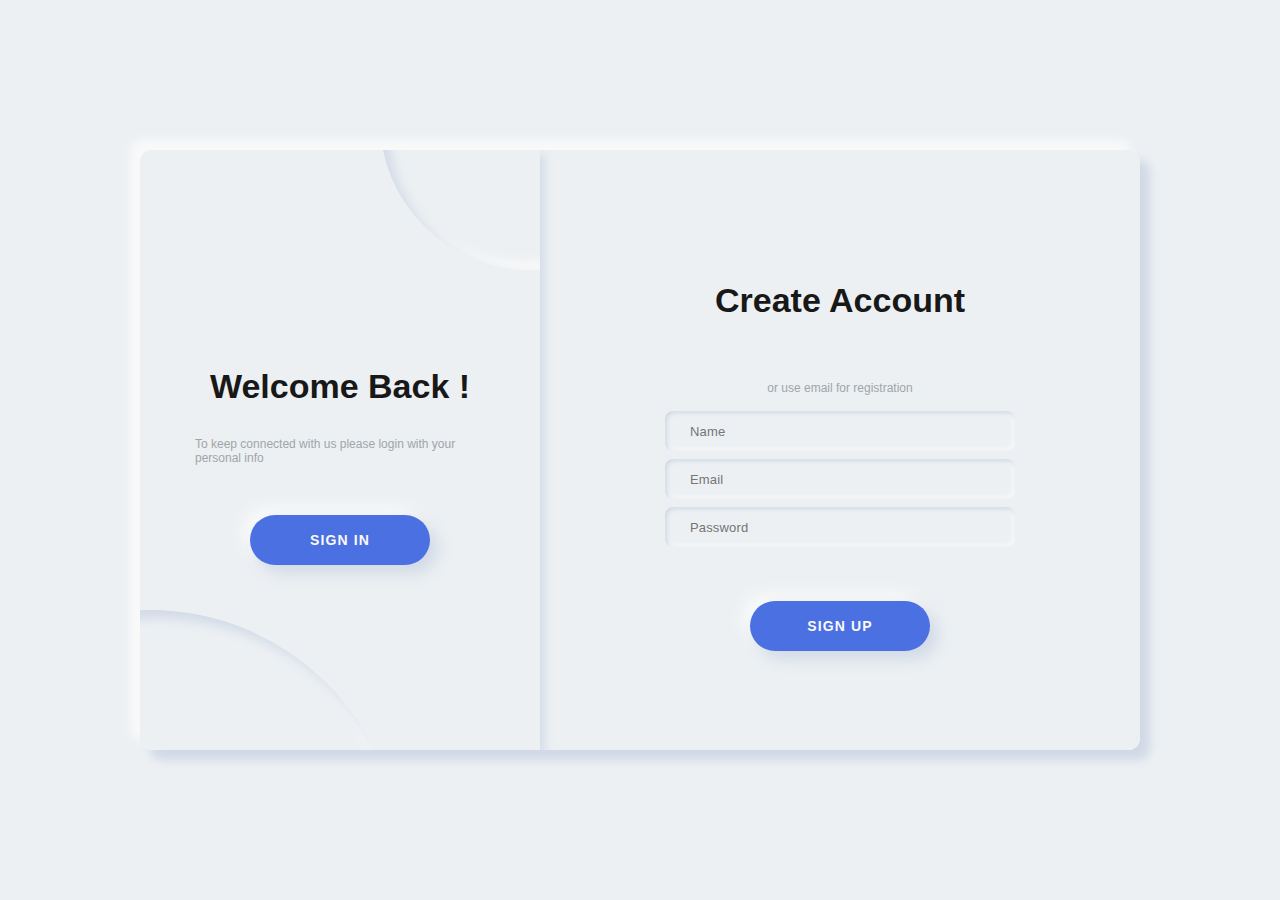
<file: index.html>
<!DOCTYPE html>
<html lang="en">
<head>
    <meta charset="UTF-8">
    <meta http-equiv="X-UA-Compatible" content="IE=edge">
    <meta name="viewport" content="width=device-width, initial-scale=1.0">
    <title>Document</title>
    <link rel="stylesheet" type="text/css" href="index.css">
</head>
<body>
    <div class="main">
        <div class="container a-container" id="a-container">
            <form class="form" action="">
                <h2 class="form__title title">Create Account</h2>
                <span class="form__span">or use email for registration</span>
                <input class="form__input" type="text" placeholder="Name">
                <input class="form__input" type="text" placeholder="Email">
                <input class="form__input" type="password" placeholder="Password">
                <button class="form__button button submit">SIGN UP</button>
            </form>
        </div>
        <div class="container b-container" id="b-container">
            <form class="form" action="">
                <h2 class="form__title title">Sign in to Website</h2>
                <span class="form__span">or use your email account</span>
                <input class="form__input" type="text" placeholder="Email"></input>
                <input class="form__input" type="password" placeholder="Password"></input>
                <a class="form__link" href="http://www.baidu.com">Forgot your password?</a>
                <button class="form__button button submit">SIGN IN</button>
            </form>
        </div>
        <div class="switch" id="switch-cnt">
            <div class="switch__cicle"></div>
            <div class="switch__cicle switch__cicle--t"></div>
            <div class="switch__container" id="switch-c1">
                <h2 class="switch__title title">Welcome Back !</h2>
                <p>To keep connected with us please login with your personal info</p>
                <button class="switch__button button switch-btn">SIGN IN</button>
            </div>
            <div class="switch__container is-hidden"  id="switch-c2">
                <h2 class="switch__title title">Hello Friend !</h2>
                <p>Enter your personal details and start journey with us</p>
                <button class="switch__button button switch-btn">SIGN UP</button>
            </div>
        </div>
    </div>

    <script src="index.js"></script>
</body>
</html>
</file>
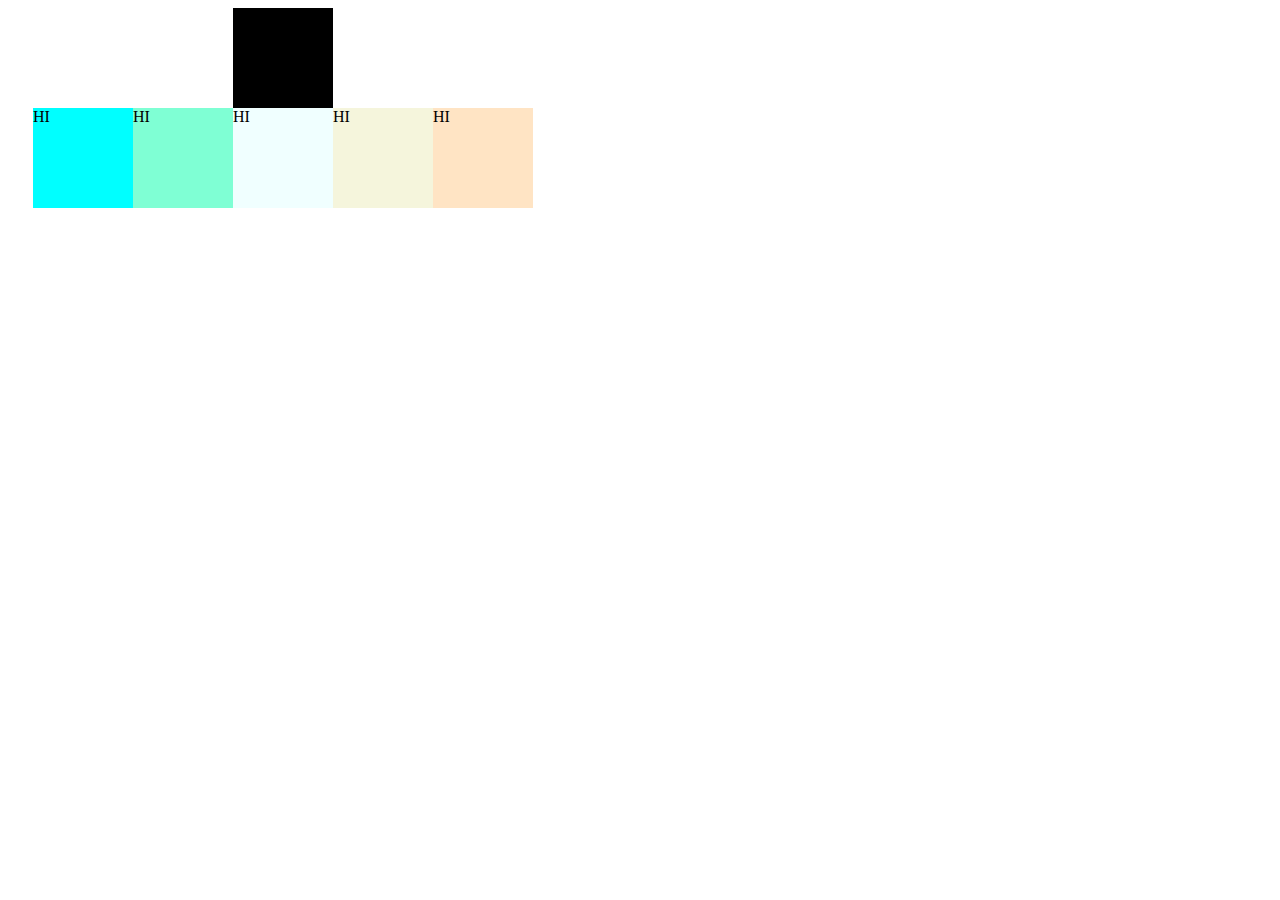
<file: test.html>
<!DOCTYPE html>
<html lang="en">

<head>
    <meta charset="UTF-8">
    <meta http-equiv="X-UA-Compatible" content="IE=edge">
    <meta name="viewport" content="width=device-width, initial-scale=1.0">
    <title>Document</title>
</head>

<body>

    <div class="wrapper">
        <div class="wrapper__div1">HI</div>
        <div class="wrapper__div2">HI</div>
        <div class="wrapper__div3">HI</div>
        <div class="wrapper__div4">HI</div>
        <div class="wrapper__div5">HI</div>
        <div class="wrapper__div6">HI</div>
    </div>

    <style type="text/css">
        .wrapper>div {
            width: 100px;
            height: 100px;
        }

        .wrapper__div1 {
            background-color: aqua;
        }

        .wrapper__div2 {
            background-color: aquamarine;
        }

        .wrapper__div3 {
            background-color: azure;
        }

        .wrapper__div4 {
            background-color: beige;
        }

        .wrapper__div5 {
            background-color: bisque;
        }

        .wrapper__div6 {
            background-color: black;
            position: absolute;
            top: 0;
            transition: 1.5s;
            border-radius: 0;
        }
        .is-txt{
            top: 200px;
            background-color: aqua;
            border-radius: 50%;
        }

        .wrapper {
            display: flex;
            flex-wrap: wrap;
            justify-content: center;
            align-items: center;
            width: 550px;
            height: 300px;
            position: relative;
        }
    </style>

    <script>
        var div6 = document.querySelector(".wrapper__div6");
        debugger
        let Toggle = (e) => {
            div6.classList.toggle("is-txt");
        }
        div6.addEventListener("click", Toggle);

    </script>
</body>

</html>
</file>
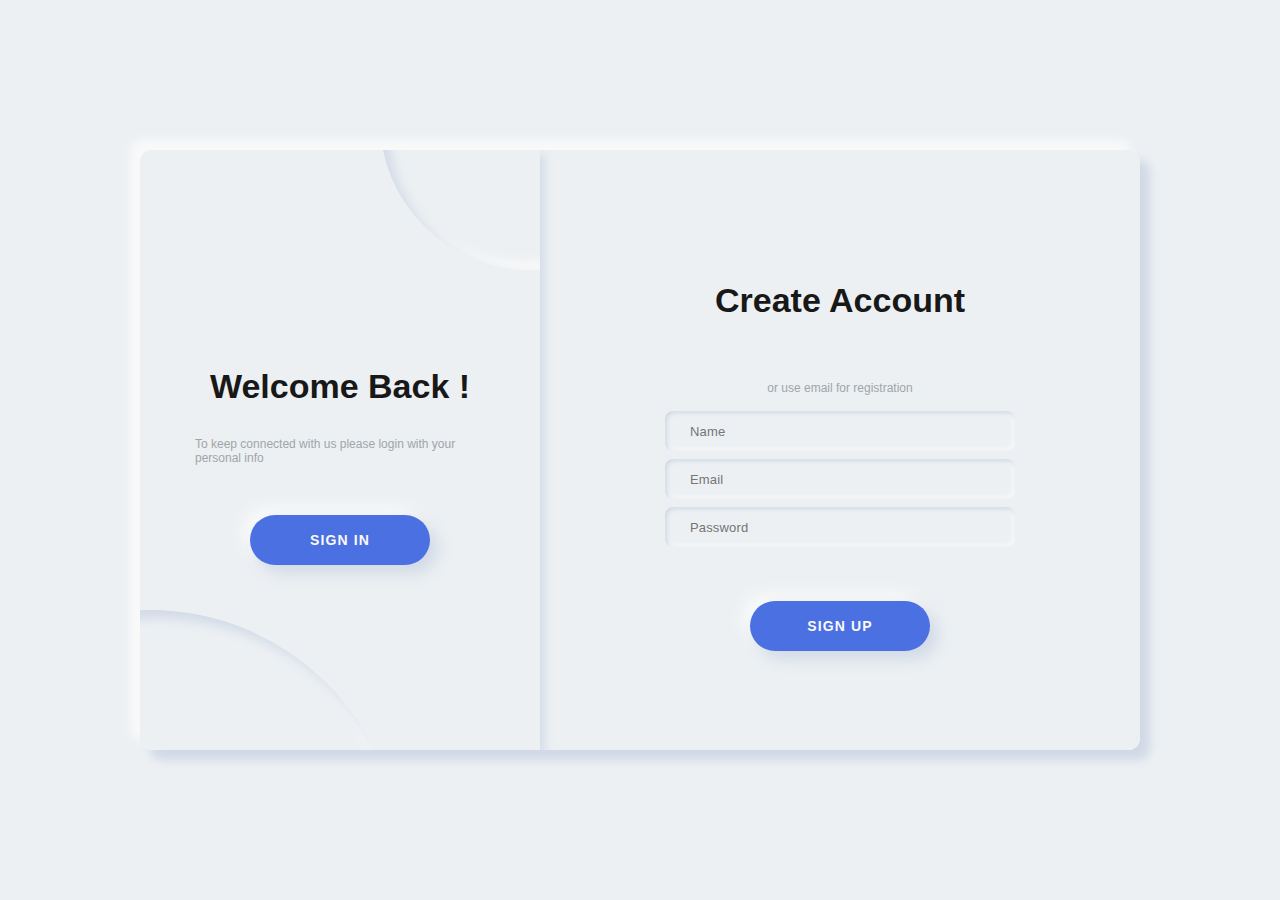
<file: login/login.html>
<!DOCTYPE html>
<html lang="en">
<head>
    <meta charset="UTF-8">
    <meta http-equiv="X-UA-Compatible" content="IE=edge">
    <meta name="viewport" content="width=device-width, initial-scale=1.0">
    <title>Document</title>
    <link rel="stylesheet" type="text/css" href="login.css">
</head>
<body>
    <div class="main">
        <div class="container a-container" id="a-container">
            <form class="form" action="">
                <h2 class="form__title title">Create Account</h2>
                <span class="form__span">or use email for registration</span>
                <input class="form__input" type="text" placeholder="Name">
                <input class="form__input" type="text" placeholder="Email">
                <input class="form__input" type="password" placeholder="Password">
                <button class="form__button button submit">SIGN UP</button>
            </form>
        </div>
        <div class="container b-container" id="b-container">
            <form class="form" action="">
                <h2 class="form__title title">Sign in to Website</h2>
                <span class="form__span">or use your email account</span>
                <input class="form__input" type="text" placeholder="Email"></input>
                <input class="form__input" type="password" placeholder="Password"></input>
                <a class="form__link" href="http://www.baidu.com">Forgot your password?</a>
                <button class="form__button button submit">SIGN IN</button>
            </form>
        </div>
        <div class="switch" id="switch-cnt">
            <div class="switch__cicle"></div>
            <div class="switch__cicle switch__cicle--t"></div>
            <div class="switch__container" id="switch-c1">
                <h2 class="switch__title title">Welcome Back !</h2>
                <p>To keep connected with us please login with your personal info</p>
                <button class="switch__button button switch-btn">SIGN IN</button>
            </div>
            <div class="switch__container is-hidden"  id="switch-c2">
                <h2 class="switch__title title">Hello Friend !</h2>
                <p>Enter your personal details and start journey with us</p>
                <button class="switch__button button switch-btn">SIGN UP</button>
            </div>
        </div>
    </div>

    <script src="login.js"></script>
</body>
</html>
</file>
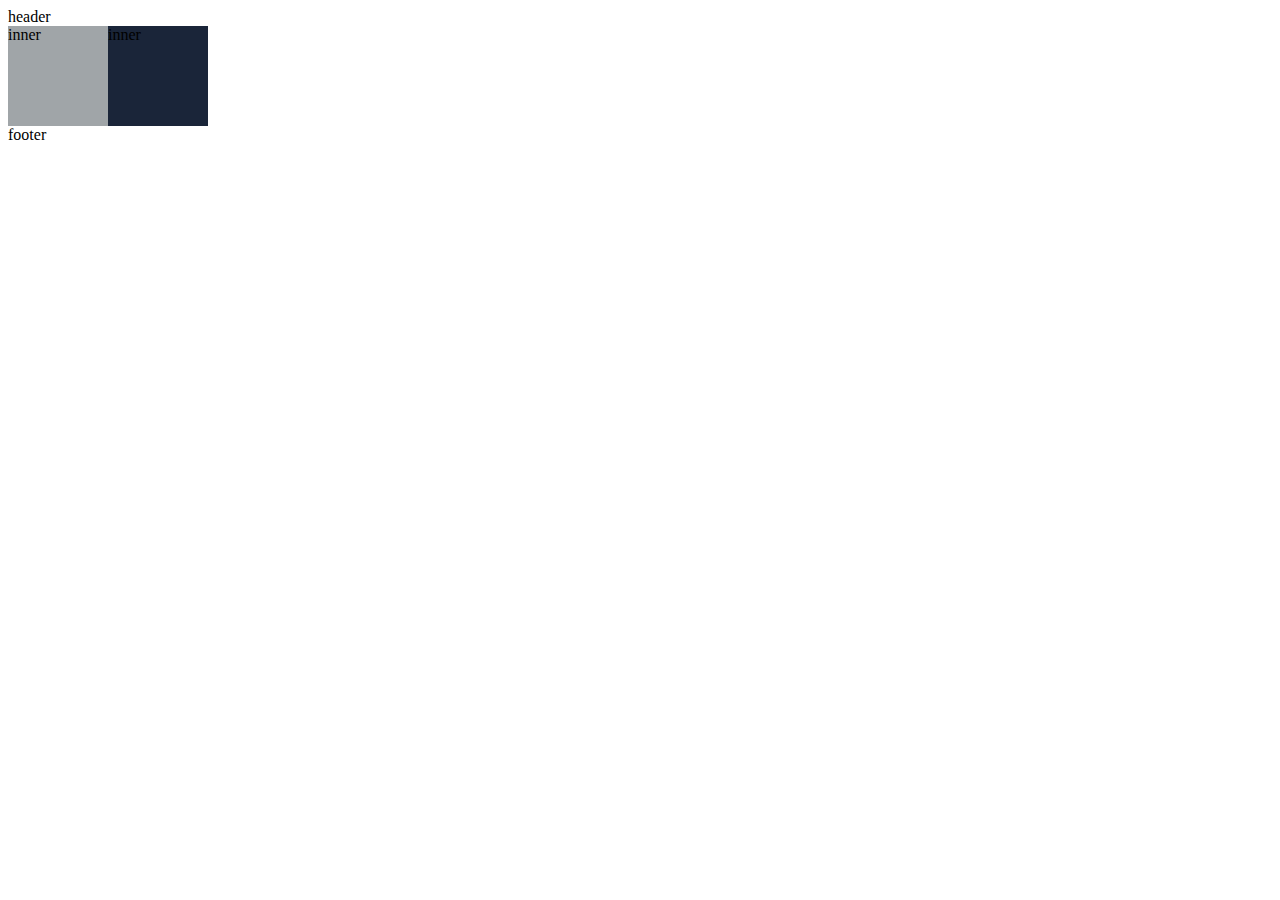
<file: program1/bfc.html>
<!doctype html>
<html lang="en">
<head>
    <meta charset="UTF-8">
    <meta name="viewport"
          content="width=device-width, user-scalable=no, initial-scale=1.0, maximum-scale=1.0, minimum-scale=1.0">
    <meta http-equiv="X-UA-Compatible" content="ie=edge">
    <title>BFC测试</title>
</head>
<body>
<div id="header">
    header
</div>
<div id="wrapper">
    <div id="child1">inner</div>
    <div id="child2">inner</div>
</div>
<div id="footer">
    footer
</div>
</body>
<style>

    #wrapper {
        overflow: hidden;
    }

    #child1 {
        float: left;
        width: 100px;
        height: 100px;
        background: #a0a5a8;
    }

    #child2 {
        float: left;
        width: 100px;
        height: 100px;
        background: #1a2539;
    }

    #footer {
    }
</style>
</html>
</file>
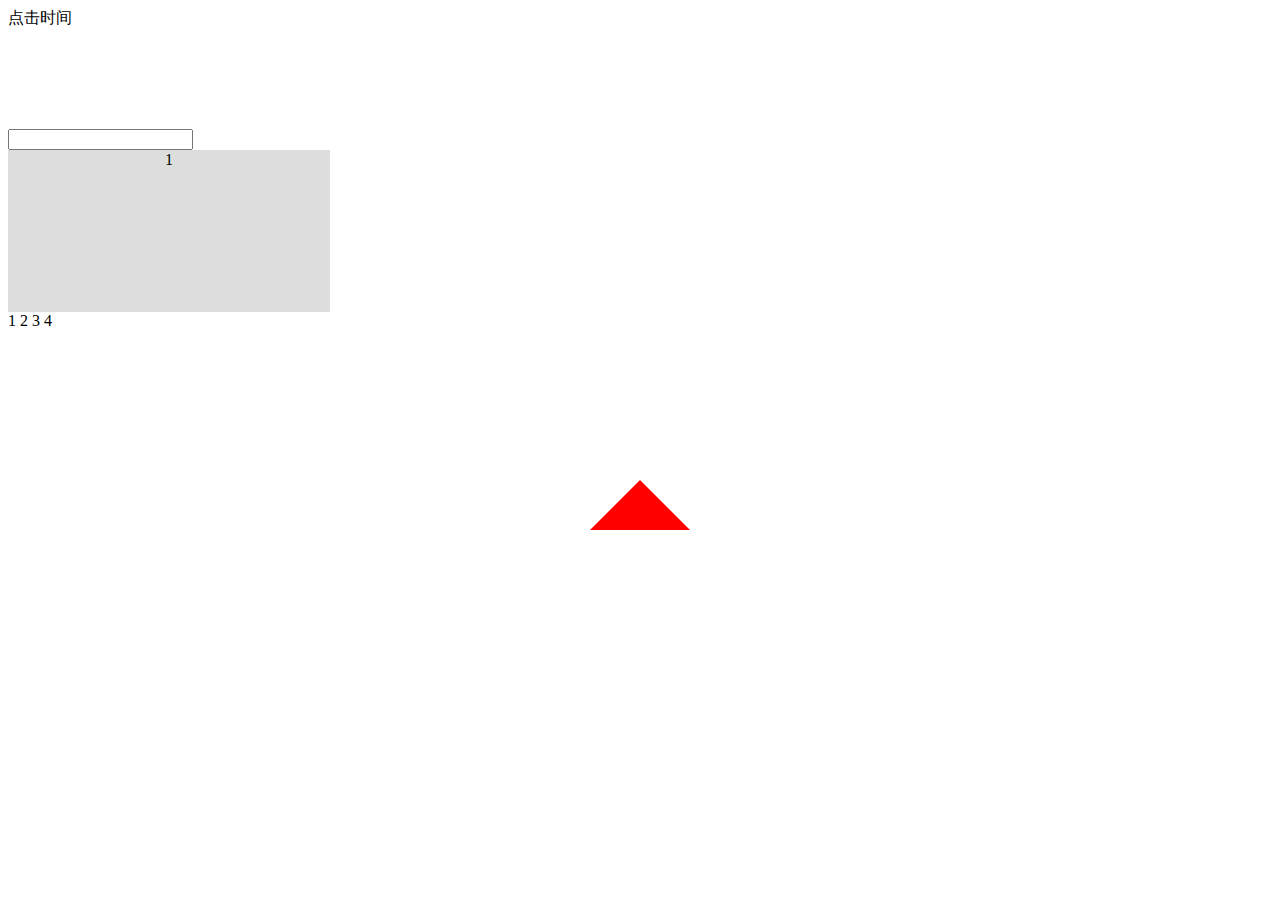
<file: program1/label.html>
<!doctype html>
<html lang="en">
<head>
    <meta charset="UTF-8">
    <meta name="viewport"
          content="width=device-width, user-scalable=no, initial-scale=1.0, maximum-scale=1.0, minimum-scale=1.0">
    <meta http-equiv="X-UA-Compatible" content="ie=edge">
    <title>label作用</title>
</head>
<body>
<label for="user-input">点击时间</label>
<div id="hello">

</div>
<input type="text" id="user-input" />


<div class="box">
    <div class="list"><input id="one" readonly>1</div>
    <div class="list"><input id="two" readonly>2</div>
    <div class="list"><input id="three" readonly>3</div>
    <div class="list"><input id="four" readonly>4</div>
</div>
<div class="link">
    <label class="click" for="one">1</label>
    <label class="click" for="two">2</label>
    <label class="click" for="three">3</label>
    <label class="click" for="four">4</label>
</div>

<div class='rect'></div>

</body>
<style>
    .rect {
        width: 0;
        height: 0;
        margin: 100px auto;
        border-top: 50px solid transparent;
        border-left: 50px solid transparent;
        border-right: 50px solid transparent;
        border-bottom: 50px solid red;
    }
    #hello{
        width: 100px;
        height: 100px;
    }

    .box {
        width: 20em;
        height: 10em;
        border: 1px solid #ddd;
        overflow: hidden;
    }
    .list {
        height: 100%;
        background: #ddd;
        text-align: center;
        position: relative;
    }
    .list > input {
        position: absolute; top:0;
        height: 100%; width: 1px;
        border:0; padding: 0; margin: 0;
        clip: rect(0 0 0 0);
    }
</style>
</html>
</file>
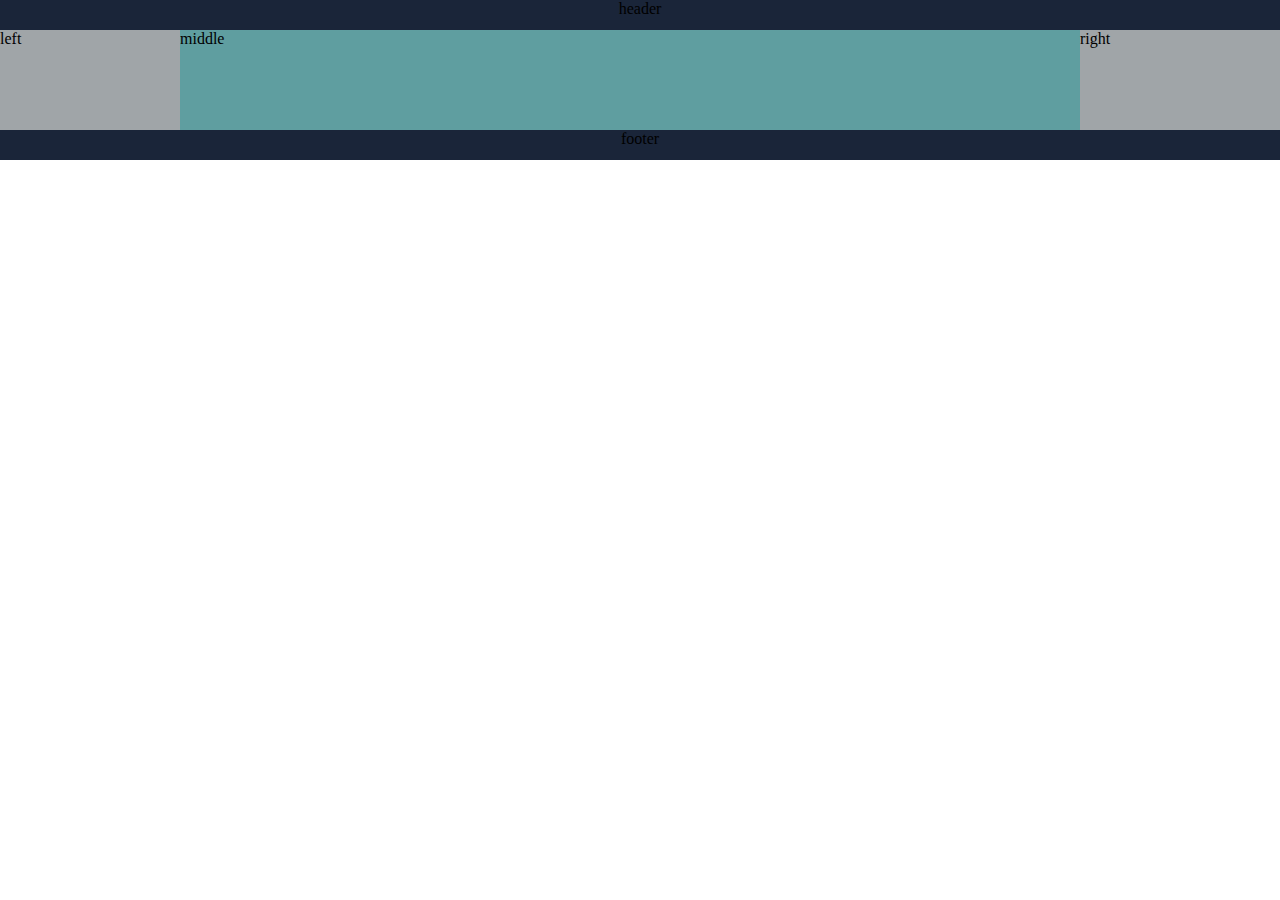
<file: program1/shengbei.html>
<!doctype html>
<html lang="en">
<head>
    <meta charset="UTF-8">
    <meta name="viewport"
          content="width=device-width, user-scalable=no, initial-scale=1.0, maximum-scale=1.0, minimum-scale=1.0">
    <meta http-equiv="X-UA-Compatible" content="ie=edge">
    <title>圣杯布局</title>
</head>
<body>
<div id="header">header</div>
<div id="container">
    <div id="middle">middle</div>
    <div id="left">left</div>
    <div id="right">right</div>
</div>
<div id="footer">footer</div>
</body>

<style>
    body{
        padding: 0;
        margin: 0;
    }
    #header, #footer {
        height: 30px;
        background: #1a2539;
        text-align: center;
    }

    #container {
        /*左右栏通过添加负的margin放到正确的位置了，此段代码是为了摆正中间栏的位置*/
        padding: 0 200px 0 180px;
        height: 100px;
    }

    #middle {
        height: 100px;
        width: 100%; /*左栏上去到第一行*/
        background: cadetblue;
        float: left;
    }

    #left {
        background: #a0a5a8;
        width: 180px;
        float: left;
        height: 100px;
        margin-left: -100%;
        /*中间栏的位置摆正之后，左栏的位置也相应右移，通过相对定位的left恢复到正确位置*/
        position: relative;
        left: -180px;
    }

    #right {
        background: #a0a5a8;
        width: 200px;
        float: left;
        height: 100px;
        margin-left: -200px;
        /*中间栏的位置摆正之后，右栏的位置也相应左移，通过相对定位的right恢复到正确位置*/
        position: relative;
        right: -200px;
    }
</style>
</html>
</file>
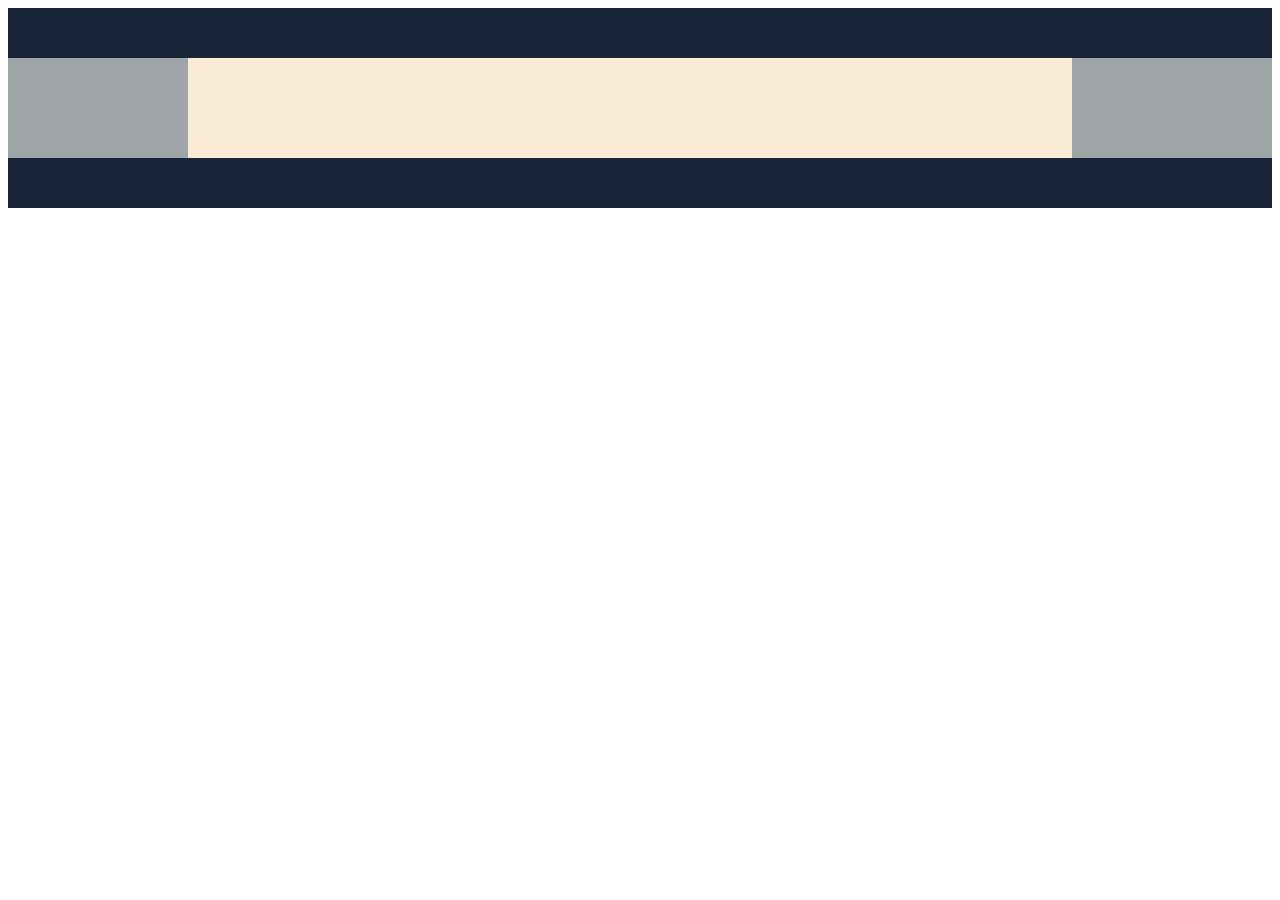
<file: program1/shuangfeiyi.html>
<!doctype html>
<html lang="en">
<head>
    <meta charset="UTF-8">
    <meta name="viewport"
          content="width=device-width, user-scalable=no, initial-scale=1.0, maximum-scale=1.0, minimum-scale=1.0">
    <meta http-equiv="X-UA-Compatible" content="ie=edge">
    <title>双飞翼布局</title>
</head>
<body>
<div id="header"></div>
<div id="middle">
    <div id="inside">

    </div>
</div>
<div id="left"></div>
<div id="right"></div>
<div id="footer"></div>
</body>

<style>
    #header, #footer {
        height: 50px;
        background: #1a2539;
    }

    #middle{
        height: 100px;
        width: 100%;
        background: antiquewhite;
        float: left;
    }

    #inside{
        height: 100%;
        margin: 0 200px 0 180px;
    }

    #left{
        float: left;
        width: 180px;
        height: 100px;
        background: #a0a5a8;
        margin-left: -100%;
    }
    #right{
        float: left;
        width: 200px;
        height: 100px;
        background: #a0a5a8;
        margin-left: -200px;
    }

    #footer{
        clear: both;
    }

</style>
</html>
</file>
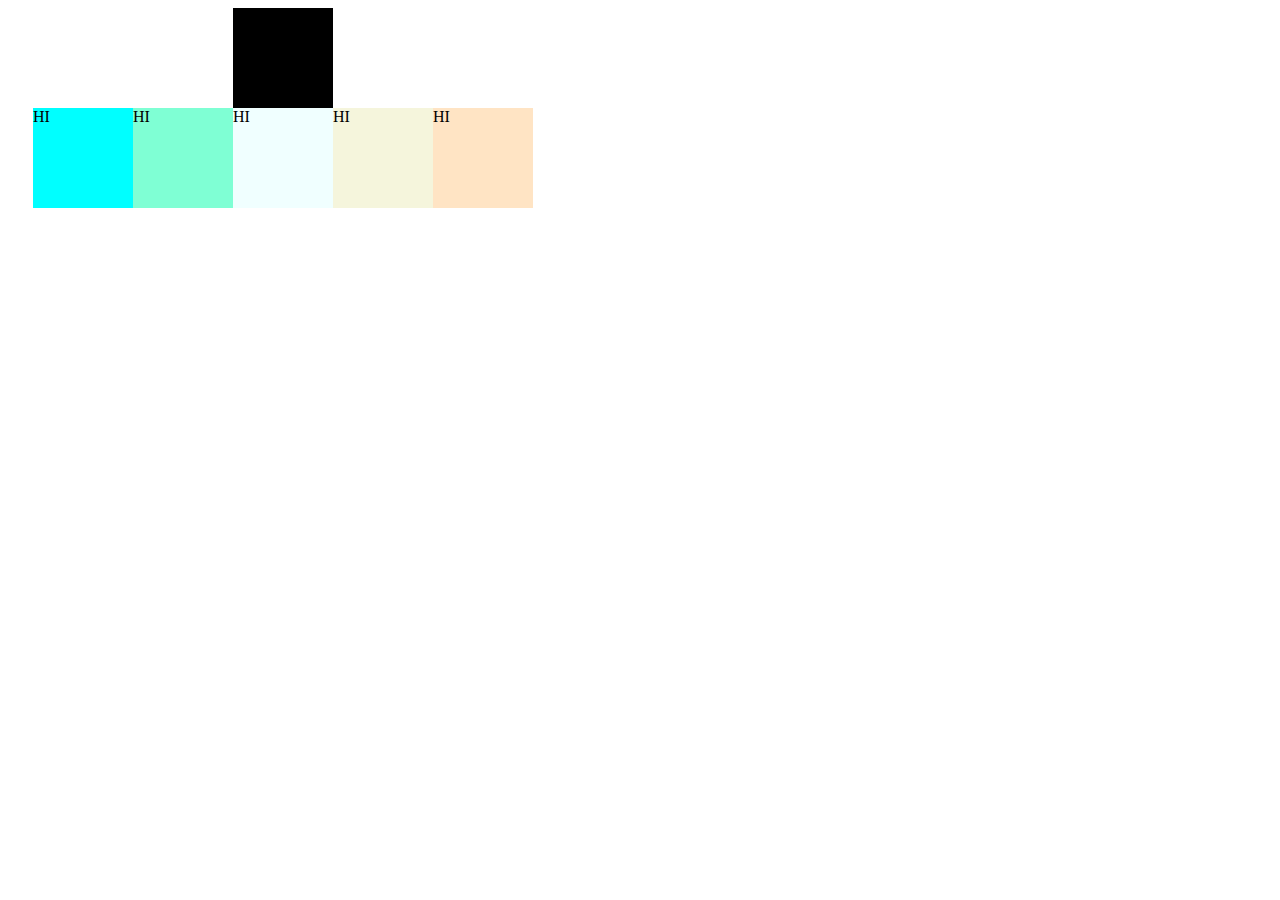
<file: toggle/test.html>
<!DOCTYPE html>
<html lang="en">

<head>
    <meta charset="UTF-8">
    <meta http-equiv="X-UA-Compatible" content="IE=edge">
    <meta name="viewport" content="width=device-width, initial-scale=1.0">
    <title>Document</title>
</head>

<body>

    <div class="wrapper">
        <div class="wrapper__div1">HI</div>
        <div class="wrapper__div2">HI</div>
        <div class="wrapper__div3">HI</div>
        <div class="wrapper__div4">HI</div>
        <div class="wrapper__div5">HI</div>
        <div class="wrapper__div6">HI</div>
    </div>

    <style type="text/css">
        .wrapper>div {
            width: 100px;
            height: 100px;
        }

        .wrapper__div1 {
            background-color: aqua;
        }

        .wrapper__div2 {
            background-color: aquamarine;
        }

        .wrapper__div3 {
            background-color: azure;
        }

        .wrapper__div4 {
            background-color: beige;
        }

        .wrapper__div5 {
            background-color: bisque;
        }

        .wrapper__div6 {
            background-color: black;
            position: absolute;
            top: 0;
            transition: 1.5s;
            border-radius: 0;
        }
        .is-txt{
            top: 200px;
            background-color: aqua;
            border-radius: 50%;
        }

        .wrapper {
            display: flex;
            flex-wrap: wrap;
            justify-content: center;
            align-items: center;
            width: 550px;
            height: 300px;
            position: relative;
        }
    </style>

    <script>
        var div6 = document.querySelector(".wrapper__div6");
        let Toggle = (e) => {
            div6.classList.toggle("is-txt");
        }
        div6.addEventListener("click", Toggle);

    </script>
</body>

</html>
</file>
<file: index.css>
*,
*::after,
*::before {
  margin: 0;
  padding: 0;
  -webkit-box-sizing: border-box;
          box-sizing: border-box;
  -webkit-user-select: none;
     -moz-user-select: none;
      -ms-user-select: none;
          user-select: none;
}

body {
  height: 100vh;
  display: -webkit-box;
  display: -ms-flexbox;
  display: flex;
  -webkit-box-pack: center;
      -ms-flex-pack: center;
          justify-content: center;
  -webkit-box-align: center;
      -ms-flex-align: center;
          align-items: center;
  font-family: 'Montserrat', sans-serif;
  font-size: 12px;
  background-color: #ecf0f3;
  color: #a0a5a8;
}

.main {
  position: relative;
  width: 1000px;
  min-width: 1000px;
  min-height: 600px;
  height: 600px;
  padding: 25px;
  background-color: #ecf0f3;
  -webkit-box-shadow: 10px 10px 10px #d1d9e6, -10px -10px 10px #f9f9f9;
          box-shadow: 10px 10px 10px #d1d9e6, -10px -10px 10px #f9f9f9;
  border-radius: 12px;
  overflow: hidden;
}

.container {
  display: -webkit-box;
  display: -ms-flexbox;
  display: flex;
  -webkit-box-pack: center;
      -ms-flex-pack: center;
          justify-content: center;
  -webkit-box-align: center;
      -ms-flex-align: center;
          align-items: center;
  position: absolute;
  top: 0;
  width: 600px;
  height: 100%;
  padding: 25px;
  background-color: #ecf0f3;
  -webkit-transition: 1.25s;
  transition: 1.25s;
}

.form {
  display: -webkit-box;
  display: -ms-flexbox;
  display: flex;
  -webkit-box-pack: center;
      -ms-flex-pack: center;
          justify-content: center;
  -webkit-box-align: center;
      -ms-flex-align: center;
          align-items: center;
  -webkit-box-orient: vertical;
  -webkit-box-direction: normal;
      -ms-flex-direction: column;
          flex-direction: column;
  width: 100%;
  height: 100%;
}

.form__input {
  width: 350px;
  height: 40px;
  margin: 4px 0;
  padding-left: 25px;
  font-size: 13px;
  letter-spacing: .15px;
  border: none;
  outline: none;
  font-family: 'Montserrat', sans-serif;
  background-color: #ecf0f3;
  -webkit-transition: .25s ease;
  transition: .25s ease;
  border-radius: 8px;
  -webkit-box-shadow: inset 2px 2px 4px #d1d9e6, inset -2px -2px 4px #f9f9f9;
          box-shadow: inset 2px 2px 4px #d1d9e6, inset -2px -2px 4px #f9f9f9;
}

.form__input:focus {
  -webkit-box-shadow: inset 4px 4px 4px #d1d9e6, inset -4px -4px 4px #f9f9f9;
          box-shadow: inset 4px 4px 4px #d1d9e6, inset -4px -4px 4px #f9f9f9;
}

.form__span {
  margin-top: 30px;
  margin-bottom: 12px;
}

.form__link {
  color: #181818;
  font-size: 15px;
  margin-top: 25px;
  border-bottom: 1px solid #a0a5a8;
  line-height: 2;
  text-decoration: none;
}

.title {
  font-size: 34px;
  font-weight: 700;
  line-height: 3;
  color: #181818;
}

.button {
  width: 180px;
  height: 50px;
  border-radius: 25px;
  margin-top: 50px;
  font-weight: 700;
  font-size: 14px;
  letter-spacing: 1.15px;
  background-color: #4B70E2;
  color: #f9f9f9;
  -webkit-box-shadow: 8px 8px 16px #d1d9e6, -8px -8px 16px #f9f9f9;
          box-shadow: 8px 8px 16px #d1d9e6, -8px -8px 16px #f9f9f9;
  border: none;
  outline: none;
}

.a-container {
  z-index: 100;
  left: calc(100% - 600px);
}

.b-container {
  z-index: 0;
  left: calc(100% - 600px);
}

.switch {
  display: -webkit-box;
  display: -ms-flexbox;
  display: flex;
  -webkit-box-pack: center;
      -ms-flex-pack: center;
          justify-content: center;
  -webkit-box-align: center;
      -ms-flex-align: center;
          align-items: center;
  position: absolute;
  top: 0;
  left: 0;
  height: 100%;
  width: 400px;
  padding: 50px;
  z-index: 200;
  -webkit-transition: 1.25s;
  transition: 1.25s;
  background-color: #ecf0f3;
  overflow: hidden;
  -webkit-box-shadow: 4px 4px 10px #d1d9e6, -4px -4px 10px #f9f9f9;
          box-shadow: 4px 4px 10px #d1d9e6, -4px -4px 10px #f9f9f9;
}

.switch__cicle {
  position: absolute;
  width: 500px;
  height: 500px;
  border-radius: 50%;
  background-color: #ecf0f3;
  -webkit-box-shadow: inset 8px 8px 12px #d1d9e6, inset -8px -8px 12px #f9f9f9;
          box-shadow: inset 8px 8px 12px #d1d9e6, inset -8px -8px 12px #f9f9f9;
  bottom: -60%;
  left: -60%;
  -webkit-transition: 1.25s;
  transition: 1.25s;
}

.switch__cicle--t {
  top: -30%;
  left: 60%;
  width: 300px;
  height: 300px;
}

.switch__container {
  display: -webkit-box;
  display: -ms-flexbox;
  display: flex;
  -webkit-box-pack: center;
      -ms-flex-pack: center;
          justify-content: center;
  -webkit-box-align: center;
      -ms-flex-align: center;
          align-items: center;
  -webkit-box-orient: vertical;
  -webkit-box-direction: normal;
      -ms-flex-direction: column;
          flex-direction: column;
  position: absolute;
  width: 400px;
  padding: 50px 55px;
  -webkit-transition: 1.25s;
  transition: 1.25s;
}

.switch__button {
  cursor: pointer;
}

.switch__button:hover {
  -webkit-box-shadow: 6px 6px 10px #d1d9e6, -6px -6px 10px #f9f9f9;
          box-shadow: 6px 6px 10px #d1d9e6, -6px -6px 10px #f9f9f9;
  -webkit-transform: scale(0.985);
          transform: scale(0.985);
  -webkit-transition: .25s;
  transition: .25s;
}

.switch__button:active, .switch__button:focus {
  -webkit-box-shadow: 2px 2px 6px #d1d9e6, -2px -2px 6px #f9f9f9;
          box-shadow: 2px 2px 6px #d1d9e6, -2px -2px 6px #f9f9f9;
  -webkit-transform: scale(0.97);
          transform: scale(0.97);
  -webkit-transition: .25s;
  transition: .25s;
}

.is-hidden {
  visibility: hidden;
  opacity: 0;
  position: absolute;
  -webkit-transition: 1.25s;
  transition: 1.25s;
}

.is-txr {
  left: calc(100% - 400px);
  -webkit-transition: 1.25s;
  transition: 1.25s;
  -webkit-transform-origin: left;
          transform-origin: left;
}

.is-txl {
  left: 0;
  -webkit-transition: 1.25s;
  transition: 1.25s;
  -webkit-transform-origin: right;
          transform-origin: right;
}

.is-z200 {
  z-index: 200;
  -webkit-transition: 1.25s;
  transition: 1.25s;
}

.is-gx {
  animation: is-gx 1.25s;
  -webkit-animation: is-gx 1.25s;
}

@-webkit-keyframes is-gx {
  0%, 10%, 100% {
    width: 400px;
  }
  30%, 50% {
    width: 500px;
  }
}

@keyframes is-gx {
  0%, 10%, 100% {
    width: 400px;
  }
  30%, 50% {
    width: 500px;
  }
}
/*# sourceMappingURL=index.css.map */
</file>
<file: login/login.css>
*,
*::after,
*::before {
  margin: 0;
  padding: 0;
  -webkit-box-sizing: border-box;
          box-sizing: border-box;
  -webkit-user-select: none;
     -moz-user-select: none;
      -ms-user-select: none;
          user-select: none;
}

body {
  height: 100vh;
  display: -webkit-box;
  display: -ms-flexbox;
  display: flex;
  -webkit-box-pack: center;
      -ms-flex-pack: center;
          justify-content: center;
  -webkit-box-align: center;
      -ms-flex-align: center;
          align-items: center;
  font-family: 'Montserrat', sans-serif;
  font-size: 12px;
  background-color: #ecf0f3;
  color: #a0a5a8;
}

.main {
  position: relative;
  width: 1000px;
  min-width: 1000px;
  min-height: 600px;
  height: 600px;
  padding: 25px;
  background-color: #ecf0f3;
  -webkit-box-shadow: 10px 10px 10px #d1d9e6, -10px -10px 10px #f9f9f9;
          box-shadow: 10px 10px 10px #d1d9e6, -10px -10px 10px #f9f9f9;
  border-radius: 12px;
  overflow: hidden;
}

.container {
  display: -webkit-box;
  display: -ms-flexbox;
  display: flex;
  -webkit-box-pack: center;
      -ms-flex-pack: center;
          justify-content: center;
  -webkit-box-align: center;
      -ms-flex-align: center;
          align-items: center;
  position: absolute;
  top: 0;
  width: 600px;
  height: 100%;
  padding: 25px;
  background-color: #ecf0f3;
  -webkit-transition: 1.25s;
  transition: 1.25s;
}

.form {
  display: -webkit-box;
  display: -ms-flexbox;
  display: flex;
  -webkit-box-pack: center;
      -ms-flex-pack: center;
          justify-content: center;
  -webkit-box-align: center;
      -ms-flex-align: center;
          align-items: center;
  -webkit-box-orient: vertical;
  -webkit-box-direction: normal;
      -ms-flex-direction: column;
          flex-direction: column;
  width: 100%;
  height: 100%;
}

.form__input {
  width: 350px;
  height: 40px;
  margin: 4px 0;
  padding-left: 25px;
  font-size: 13px;
  letter-spacing: .15px;
  border: none;
  outline: none;
  font-family: 'Montserrat', sans-serif;
  background-color: #ecf0f3;
  -webkit-transition: .25s ease;
  transition: .25s ease;
  border-radius: 8px;
  -webkit-box-shadow: inset 2px 2px 4px #d1d9e6, inset -2px -2px 4px #f9f9f9;
          box-shadow: inset 2px 2px 4px #d1d9e6, inset -2px -2px 4px #f9f9f9;
}

.form__input:focus {
  -webkit-box-shadow: inset 4px 4px 4px #d1d9e6, inset -4px -4px 4px #f9f9f9;
          box-shadow: inset 4px 4px 4px #d1d9e6, inset -4px -4px 4px #f9f9f9;
}

.form__span {
  margin-top: 30px;
  margin-bottom: 12px;
}

.form__link {
  color: #181818;
  font-size: 15px;
  margin-top: 25px;
  border-bottom: 1px solid #a0a5a8;
  line-height: 2;
  text-decoration: none;
}

.title {
  font-size: 34px;
  font-weight: 700;
  line-height: 3;
  color: #181818;
}

.button {
  width: 180px;
  height: 50px;
  border-radius: 25px;
  margin-top: 50px;
  font-weight: 700;
  font-size: 14px;
  letter-spacing: 1.15px;
  background-color: #4B70E2;
  color: #f9f9f9;
  -webkit-box-shadow: 8px 8px 16px #d1d9e6, -8px -8px 16px #f9f9f9;
          box-shadow: 8px 8px 16px #d1d9e6, -8px -8px 16px #f9f9f9;
  border: none;
  outline: none;
}

.a-container {
  z-index: 100;
  left: calc(100% - 600px);
}

.b-container {
  z-index: 0;
  left: calc(100% - 600px);
}

.switch {
  display: -webkit-box;
  display: -ms-flexbox;
  display: flex;
  -webkit-box-pack: center;
      -ms-flex-pack: center;
          justify-content: center;
  -webkit-box-align: center;
      -ms-flex-align: center;
          align-items: center;
  position: absolute;
  top: 0;
  left: 0;
  height: 100%;
  width: 400px;
  padding: 50px;
  z-index: 200;
  -webkit-transition: 1.25s;
  transition: 1.25s;
  background-color: #ecf0f3;
  overflow: hidden;
  -webkit-box-shadow: 4px 4px 10px #d1d9e6, -4px -4px 10px #f9f9f9;
          box-shadow: 4px 4px 10px #d1d9e6, -4px -4px 10px #f9f9f9;
}

.switch__cicle {
  position: absolute;
  width: 500px;
  height: 500px;
  border-radius: 50%;
  background-color: #ecf0f3;
  -webkit-box-shadow: inset 8px 8px 12px #d1d9e6, inset -8px -8px 12px #f9f9f9;
          box-shadow: inset 8px 8px 12px #d1d9e6, inset -8px -8px 12px #f9f9f9;
  bottom: -60%;
  left: -60%;
  -webkit-transition: 1.25s;
  transition: 1.25s;
}

.switch__cicle--t {
  top: -30%;
  left: 60%;
  width: 300px;
  height: 300px;
}

.switch__container {
  display: -webkit-box;
  display: -ms-flexbox;
  display: flex;
  -webkit-box-pack: center;
      -ms-flex-pack: center;
          justify-content: center;
  -webkit-box-align: center;
      -ms-flex-align: center;
          align-items: center;
  -webkit-box-orient: vertical;
  -webkit-box-direction: normal;
      -ms-flex-direction: column;
          flex-direction: column;
  position: absolute;
  width: 400px;
  padding: 50px 55px;
  -webkit-transition: 1.25s;
  transition: 1.25s;
}

.switch__button {
  cursor: pointer;
}

.switch__button:hover {
  -webkit-box-shadow: 6px 6px 10px #d1d9e6, -6px -6px 10px #f9f9f9;
          box-shadow: 6px 6px 10px #d1d9e6, -6px -6px 10px #f9f9f9;
  -webkit-transform: scale(0.985);
          transform: scale(0.985);
  -webkit-transition: .25s;
  transition: .25s;
}

.switch__button:active, .switch__button:focus {
  -webkit-box-shadow: 2px 2px 6px #d1d9e6, -2px -2px 6px #f9f9f9;
          box-shadow: 2px 2px 6px #d1d9e6, -2px -2px 6px #f9f9f9;
  -webkit-transform: scale(0.97);
          transform: scale(0.97);
  -webkit-transition: .25s;
  transition: .25s;
}

.is-hidden {
  visibility: hidden;
  opacity: 0;
  position: absolute;
  -webkit-transition: 1.25s;
  transition: 1.25s;
}

.is-txr {
  left: calc(100% - 400px);
  -webkit-transition: 1.25s;
  transition: 1.25s;
  -webkit-transform-origin: left;
          transform-origin: left;
}

.is-txl {
  left: 0;
  -webkit-transition: 1.25s;
  transition: 1.25s;
  -webkit-transform-origin: right;
          transform-origin: right;
}

.is-z200 {
  z-index: 200;
  -webkit-transition: 1.25s;
  transition: 1.25s;
}

.is-gx {
  animation: is-gx 1.25s;
  -webkit-animation: is-gx 1.25s;
}

@-webkit-keyframes is-gx {
  0%,
  10%,
  100% {
    width: 400px;
  }
  30%,
  50% {
    width: 500px;
  }
}

@keyframes is-gx {
  0%,
  10%,
  100% {
    width: 400px;
  }
  30%,
  50% {
    width: 500px;
  }
}
/*# sourceMappingURL=login.css.map */
</file>
